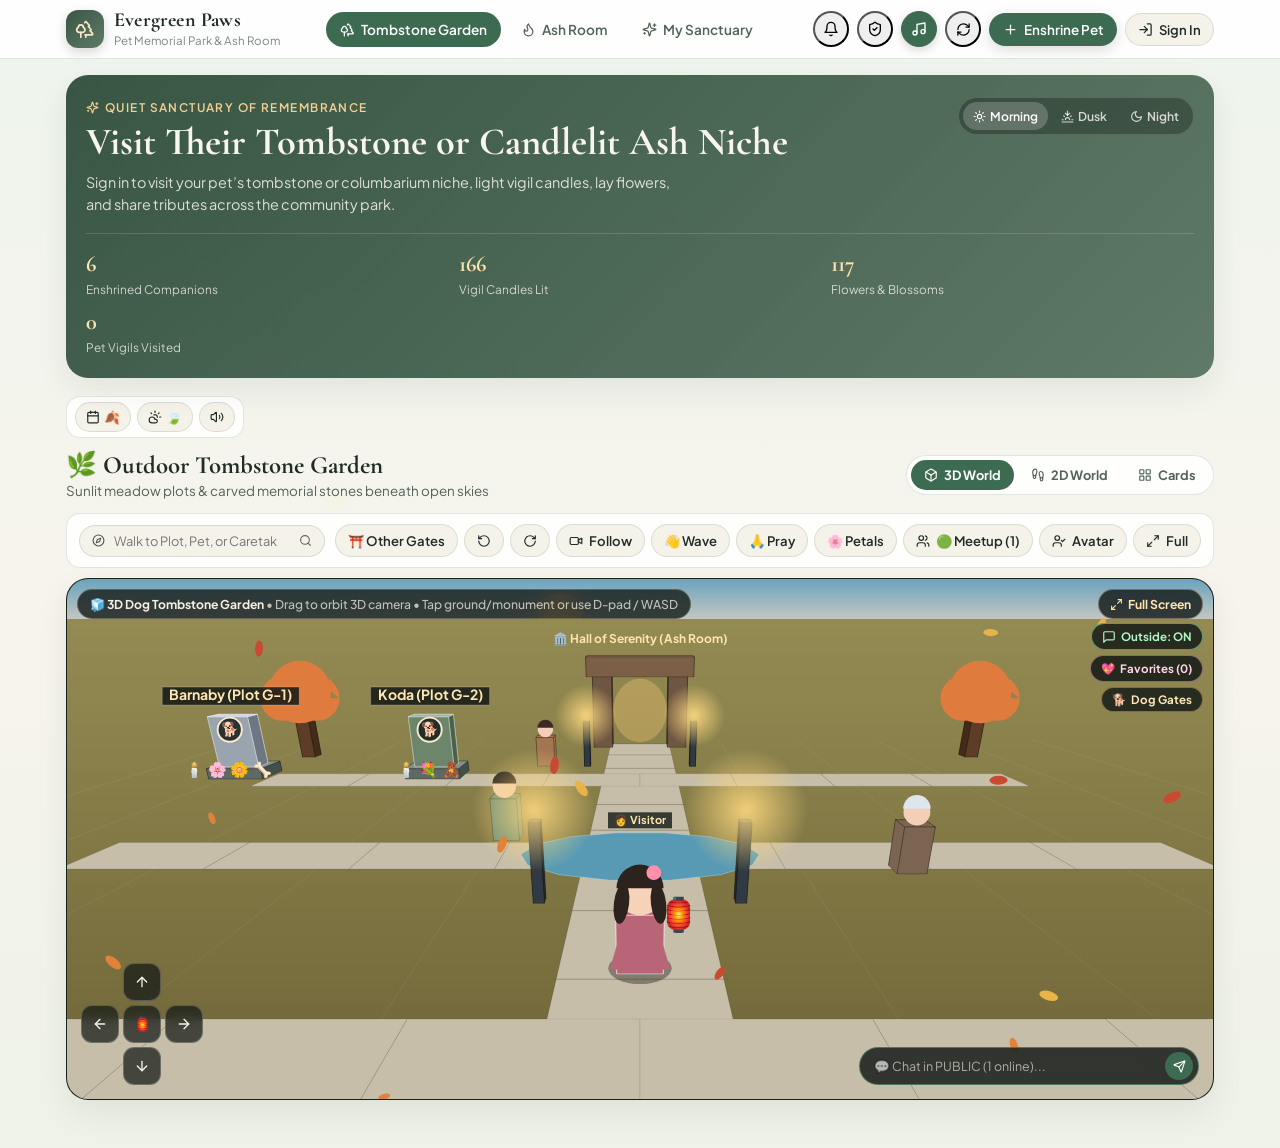
<file: index.html>
<!doctype html>
<html lang="en">
  <head>
    <meta charset="UTF-8" />
    <meta
      name="viewport"
      content="width=device-width, initial-scale=1.0, maximum-scale=1.0, user-scalable=no, viewport-fit=cover"
    />
    <meta name="theme-color" content="#1e2a24" />
    <meta http-equiv="Cache-Control" content="no-cache, no-store, must-revalidate" />
    <meta http-equiv="Pragma" content="no-cache" />
    <meta http-equiv="Expires" content="0" />
    <title>Evergreen Paws — Pet Memorial Park & Ash Room</title>
    <link rel="preconnect" href="https://fonts.googleapis.com" />
    <link rel="preconnect" href="https://fonts.gstatic.com" />
    <link
      href="https://fonts.googleapis.com/css2?family=Cormorant+Garamond:ital,wght@0,500;0,600;0,700;1,500&family=Plus+Jakarta+Sans:wght@400;500;600;700&display=swap"
      rel="stylesheet"
    />
    <script type="module" src="./assets/index-DLQyqX7d.js"></script>
    <link rel="stylesheet" href="./assets/index-pgCp030y.css">
  </head>
  <body>
    <div id="root"></div>
  </body>
</html>
</file>
<file: assets/index-pgCp030y.css>
:root{--font-serif: "Cormorant Garamond", Georgia, serif;--font-sans: "Plus Jakarta Sans", -apple-system, BlinkMacSystemFont, sans-serif;--radius-lg: 22px;--radius-md: 14px;--radius-sm: 10px}*{box-sizing:border-box}html,body{margin:0;padding:0;font-family:var(--font-sans);-webkit-font-smoothing:antialiased;overflow-x:hidden}button,input,textarea,select{font-family:inherit}.park-shell{min-height:100vh;position:relative;transition:background .5s ease,color .4s ease;padding-bottom:84px}.theme-morning{--bg-page: linear-gradient(180deg, #eef4ee 0%, #f7f4ec 55%, #eef2e8 100%);--bg-surface: rgba(255, 255, 255, .88);--bg-surface-strong: #ffffff;--bg-elevated: #f5f2ea;--bg-columbarium: linear-gradient(180deg, #2d241f 0%, #201915 100%);--text-primary: #1f2b24;--text-secondary: #536358;--text-muted: #7a887e;--border-soft: rgba(45, 70, 52, .13);--accent: #3d6b52;--accent-warm: #c2853c;--accent-soft: rgba(61, 107, 82, .12);--hero-bg: linear-gradient(135deg, rgba(45, 75, 58, .94), rgba(78, 108, 86, .9));--shadow-card: 0 12px 32px rgba(27, 45, 32, .08);--firefly-opacity: .25}.theme-dusk{--bg-page: linear-gradient(180deg, #2b2129 0%, #3a2a30 48%, #211d26 100%);--bg-surface: rgba(48, 37, 44, .88);--bg-surface-strong: #372a32;--bg-elevated: #42333b;--bg-columbarium: linear-gradient(180deg, #221714 0%, #150e0c 100%);--text-primary: #f8efe6;--text-secondary: #d7c3b8;--text-muted: #a69088;--border-soft: rgba(247, 198, 146, .18);--accent: #e5a05d;--accent-warm: #f3b56c;--accent-soft: rgba(229, 160, 93, .16);--hero-bg: linear-gradient(135deg, rgba(66, 39, 46, .95), rgba(114, 68, 59, .9));--shadow-card: 0 14px 36px rgba(10, 6, 8, .35);--firefly-opacity: .72}.theme-night{--bg-page: linear-gradient(180deg, #0d151d 0%, #131f26 52%, #0b1117 100%);--bg-surface: rgba(22, 33, 42, .88);--bg-surface-strong: #192630;--bg-elevated: #21313d;--bg-columbarium: linear-gradient(180deg, #161312 0%, #0d0b0a 100%);--text-primary: #eef4f7;--text-secondary: #b2c3ce;--text-muted: #7c919e;--border-soft: rgba(164, 206, 232, .15);--accent: #7ec4a7;--accent-warm: #f2be6b;--accent-soft: rgba(126, 196, 167, .14);--hero-bg: linear-gradient(135deg, rgba(16, 28, 36, .96), rgba(31, 52, 60, .92));--shadow-card: 0 16px 38px rgba(0, 0, 0, .45);--firefly-opacity: .95}.park-shell{background:var(--bg-page);color:var(--text-primary)}.ambient-layer{pointer-events:none;position:fixed;top:0;right:0;bottom:0;left:0;overflow:hidden;z-index:0;opacity:var(--firefly-opacity)}.firefly{position:absolute;width:6px;height:6px;border-radius:50%;background:radial-gradient(circle,#ffe49c,#ffe49c00 70%);box-shadow:0 0 12px 3px #ffd67a8c;animation:fireflyFloat 9s ease-in-out infinite}.firefly.f1{top:18%;left:12%;animation-delay:0s}.firefly.f2{top:34%;left:78%;animation-delay:1.8s}.firefly.f3{top:55%;left:26%;animation-delay:3.1s}.firefly.f4{top:72%;left:86%;animation-delay:4.5s}.firefly.f5{top:24%;left:52%;animation-delay:2.4s}.firefly.f6{top:82%;left:42%;animation-delay:5.7s}@keyframes fireflyFloat{0%,to{transform:translate(0) scale(.8);opacity:.35}50%{transform:translate(16px,-22px) scale(1.3);opacity:1}}@keyframes flameFlicker{0%,to{transform:scaleY(1) rotate(-2deg);opacity:.95}50%{transform:scaleY(1.12) rotate(2deg);opacity:1}}@keyframes smokeRise{0%{transform:translateY(0) translate(0) scale(.8);opacity:.65}50%{transform:translateY(-16px) translate(4px) scale(1.1);opacity:.4}to{transform:translateY(-32px) translate(-3px) scale(1.4);opacity:0}}@keyframes petalFall{0%{transform:translateY(-10px) rotate(0);opacity:0}20%{opacity:.85}to{transform:translateY(80px) rotate(120deg);opacity:0}}@keyframes bellRipple{0%{transform:scale(.95);opacity:.85}to{transform:scale(1.06);opacity:0}}.top-bar{position:sticky;top:0;z-index:30;backdrop-filter:blur(14px);-webkit-backdrop-filter:blur(14px);background:var(--bg-surface);border-bottom:1px solid var(--border-soft)}.top-bar-inner{max-width:1180px;margin:0 auto;padding:10px 16px;display:flex;align-items:center;justify-content:space-between;gap:10px}.brand-group{display:flex;align-items:center;gap:10px;min-width:0}.brand-crest{width:38px;height:38px;border-radius:12px;background:var(--hero-bg);color:#f9e8c8;display:grid;place-items:center;flex-shrink:0;box-shadow:0 4px 12px #00000029}.brand-title{font-family:var(--font-serif);font-size:1.25rem;font-weight:700;line-height:1.05;margin:0;letter-spacing:.01em}.brand-sub{font-size:.72rem;color:var(--text-muted);margin:2px 0 0}.top-actions{display:flex;align-items:center;gap:8px}.desktop-nav{display:none;gap:6px}@media (min-width: 860px){.desktop-nav{display:flex}.park-shell{padding-bottom:32px}}.nav-pill{border:1px solid transparent;background:transparent;color:var(--text-secondary);padding:8px 13px;border-radius:999px;font-size:.85rem;font-weight:600;display:inline-flex;align-items:center;gap:6px;cursor:pointer;transition:all .2s ease}.nav-pill:hover{background:var(--accent-soft);color:var(--text-primary)}.nav-pill.active{background:var(--accent);color:#fff}.btn-primary{background:var(--accent);color:#fff;border:none;border-radius:999px;padding:8px 14px;font-size:.84rem;font-weight:600;display:inline-flex;align-items:center;gap:6px;cursor:pointer;box-shadow:0 4px 14px #00000024;transition:transform .15s ease,opacity .2s ease}.btn-primary:hover{transform:translateY(-1px);opacity:.94}.btn-ghost{background:var(--bg-elevated);color:var(--text-primary);border:1px solid var(--border-soft);border-radius:999px;padding:7px 12px;font-size:.82rem;font-weight:600;display:inline-flex;align-items:center;gap:6px;cursor:pointer}.btn-ghost:hover{border-color:var(--accent)}.user-chip{display:inline-flex;align-items:center;gap:6px;background:var(--accent-soft);color:var(--text-primary);border:1px solid var(--border-soft);border-radius:999px;padding:5px 10px 5px 6px;font-size:.8rem;font-weight:600;cursor:pointer}.user-avatar-dot{width:24px;height:24px;border-radius:50%;background:var(--accent);color:#fff;display:grid;place-items:center;font-size:.72rem;font-weight:700}.main-content{position:relative;z-index:1;max-width:1180px;margin:0 auto;padding:16px}.hero-card{background:var(--hero-bg);color:#f8f5ef;border-radius:var(--radius-lg);padding:22px 20px;position:relative;overflow:hidden;box-shadow:var(--shadow-card);margin-bottom:18px}.hero-top{display:flex;flex-wrap:wrap;justify-content:space-between;align-items:flex-start;gap:14px}.hero-eyebrow{display:inline-flex;align-items:center;gap:6px;font-size:.74rem;text-transform:uppercase;letter-spacing:.12em;color:#f3cf94;font-weight:600;margin-bottom:6px}.hero-heading{font-family:var(--font-serif);font-size:clamp(1.7rem,4vw,2.4rem);font-weight:700;margin:0 0 8px;line-height:1.12}.hero-desc{margin:0;max-width:600px;font-size:.9rem;line-height:1.5;color:#f8f5efdb}.atmosphere-picker{display:inline-flex;background:#00000047;padding:4px;border-radius:999px;border:1px solid rgba(255,255,255,.14);gap:3px}.atm-btn{border:none;background:transparent;color:#ffffffc7;font-size:.76rem;font-weight:600;padding:6px 10px;border-radius:999px;cursor:pointer;display:inline-flex;align-items:center;gap:4px}.atm-btn.active{background:#fff3;color:#fff}.hero-stats{display:grid;grid-template-columns:repeat(3,minmax(0,1fr));gap:10px;margin-top:18px;padding-top:16px;border-top:1px solid rgba(255,255,255,.15)}.stat-item strong{display:block;font-family:var(--font-serif);font-size:1.4rem;color:#ffe2ad}.stat-item span{font-size:.74rem;color:#f8f5efc7}.controls-row{display:flex;flex-wrap:wrap;gap:10px;align-items:center;justify-content:space-between;margin-bottom:18px}.search-box{flex:1 1 230px;display:flex;align-items:center;gap:8px;background:var(--bg-surface-strong);border:1px solid var(--border-soft);border-radius:999px;padding:8px 14px;color:var(--text-muted)}.search-box input{border:none;outline:none;background:transparent;color:var(--text-primary);width:100%;font-size:.88rem}.species-chips{display:flex;gap:6px;overflow-x:auto;padding-bottom:2px}.chip{border:1px solid var(--border-soft);background:var(--bg-surface);color:var(--text-secondary);border-radius:999px;padding:6px 12px;font-size:.8rem;font-weight:600;cursor:pointer;white-space:nowrap}.chip.active{background:var(--accent);color:#fff;border-color:var(--accent)}.section-header{display:flex;align-items:center;justify-content:space-between;gap:12px;margin-bottom:14px}.section-title{font-family:var(--font-serif);font-size:1.55rem;font-weight:700;margin:0;display:flex;align-items:center;gap:8px}.section-subtitle{margin:2px 0 0;font-size:.84rem;color:var(--text-secondary)}.memorial-grid{display:grid;grid-template-columns:repeat(auto-fill,minmax(280px,1fr));gap:16px}.memorial-card{background:var(--bg-surface);border:1px solid var(--border-soft);border-radius:var(--radius-lg);overflow:hidden;box-shadow:var(--shadow-card);display:flex;flex-direction:column;transition:transform .2s ease,border-color .2s ease;cursor:pointer}.memorial-card:hover{transform:translateY(-3px);border-color:var(--accent)}.memorial-card.ash-card{background:var(--bg-columbarium);color:#f7efe4;border-color:#d4a85347}.memorial-card.ash-card .card-meta,.memorial-card.ash-card .card-epitaph{color:#f7efe4c7}.card-body{padding:14px 16px 16px;display:flex;flex-direction:column;gap:8px;flex:1}.card-top-row{display:flex;justify-content:space-between;align-items:flex-start;gap:8px}.card-pet-name{font-family:var(--font-serif);font-size:1.4rem;font-weight:700;margin:0;line-height:1.1}.card-meta{font-size:.78rem;color:var(--text-secondary);margin:3px 0 0}.location-badge{font-size:.72rem;font-weight:700;padding:4px 9px;border-radius:999px;background:var(--accent-soft);color:var(--accent);white-space:nowrap}.ash-card .location-badge{background:#d4a85333;color:#f3cf85}.owner-pill{display:inline-flex;align-items:center;gap:4px;font-size:.7rem;font-weight:700;padding:3px 8px;border-radius:999px;background:#c2853c33;color:#e4a853}.card-epitaph{font-family:var(--font-serif);font-style:italic;font-size:.98rem;line-height:1.38;color:var(--text-secondary);margin:2px 0;display:-webkit-box;-webkit-line-clamp:2;-webkit-box-orient:vertical;overflow:hidden}.card-footer{margin-top:auto;padding-top:10px;border-top:1px solid var(--border-soft);display:flex;justify-content:space-between;align-items:center;font-size:.78rem}.ash-card .card-footer{border-top-color:#ffffff1a}.ritual-counts{display:flex;gap:10px;color:var(--text-muted)}.ash-card .ritual-counts{color:#f7efe4b3}.visit-cta{font-weight:700;color:var(--accent);display:inline-flex;align-items:center;gap:4px}.ash-card .visit-cta{color:#f4c977}.monument-stage{position:relative;width:100%;overflow:hidden;display:flex;flex-direction:column;align-items:center;justify-content:flex-end}.monument-stage.compact{height:206px;padding:14px 12px 0}.monument-stage.full{height:300px;padding:20px 16px 0;border-radius:var(--radius-lg)}.stage-tombstone{background:linear-gradient(180deg,#87a796,#a5bea9 54%,#577856)}.theme-dusk .stage-tombstone{background:linear-gradient(180deg,#5c3f4a,#8e5f5a 55%,#374a38)}.theme-night .stage-tombstone{background:linear-gradient(180deg,#101e2b,#1d3240 58%,#1a3022)}.stage-stars{position:absolute;top:0;right:0;bottom:0;left:0;background-image:radial-gradient(1.5px 1.5px at 20% 22%,rgba(255,255,255,.8),transparent),radial-gradient(1.5px 1.5px at 74% 16%,rgba(255,240,195,.85),transparent),radial-gradient(1px 1px at 48% 12%,rgba(255,255,255,.7),transparent),radial-gradient(1.5px 1.5px at 85% 34%,rgba(255,255,255,.75),transparent);opacity:.65;pointer-events:none}.tombstone-stone{position:relative;z-index:2;width:148px;min-height:152px;padding:14px 12px 18px;display:flex;flex-direction:column;align-items:center;text-align:center;box-shadow:0 12px 24px #00000047;transition:transform .25s ease}.monument-stage.full .tombstone-stone{width:196px;min-height:214px;padding:18px 16px 22px}.stone-classic-granite{border-radius:74px 74px 8px 8px;background:linear-gradient(155deg,#cfd6dc,#98a2ac 55%,#737d87);border:2px solid rgba(255,255,255,.45);color:#1f2933}.stone-angel-wings{border-radius:84px 84px 10px 10px;background:linear-gradient(155deg,#fbf7ee,#e4dccb 65%,#cbc0aa);border:2px solid rgba(255,248,232,.8);color:#3a3126}.stone-rose-heart{border-radius:50% 50% 18px 18px/34% 34% 12px 12px;background:linear-gradient(155deg,#f9dfe5,#e5b2be 60%,#c68d9b);border:2px solid rgba(255,236,240,.75);color:#46232c}.stone-moss-celtic{border-radius:18px 18px 6px 6px;background:linear-gradient(155deg,#a7b8a3,#6f866d 60%,#4d624d);border:2px solid rgba(206,230,196,.48);color:#f2f7ef}.stone-portrait{width:56px;height:56px;border-radius:50%;object-fit:cover;border:3px solid rgba(255,255,255,.88);box-shadow:0 4px 10px #00000040;margin-bottom:6px}.monument-stage.full .stone-portrait{width:78px;height:78px;margin-bottom:10px}.stone-name{font-family:var(--font-serif);font-weight:700;font-size:1.05rem;line-height:1.05}.monument-stage.full .stone-name{font-size:1.35rem}.stone-years{font-size:.66rem;opacity:.82;margin-top:2px;letter-spacing:.04em}.meadow-base{position:relative;z-index:3;width:100%;height:32px;background:linear-gradient(180deg,#4b7049,#345233);border-top:2px solid rgba(173,214,152,.35);display:flex;align-items:center;justify-content:center;gap:8px;padding:0 12px}.monument-stage.full .meadow-base{height:44px;gap:12px}.stage-ash-room{background:radial-gradient(circle at 50% 18%,#ffce8047,#2b1f1a 52%,#17100e);box-shadow:inset 0 0 40px #000000a6}.niche-alcove{position:relative;z-index:2;width:82%;max-width:240px;height:168px;background:linear-gradient(180deg,#3c2b23,#241914);border:4px solid #72543f;border-bottom:none;border-radius:16px 16px 0 0;box-shadow:inset 0 16px 28px #ffc67029,0 12px 28px #00000080;display:flex;flex-direction:column;align-items:center;justify-content:flex-end;padding:10px 10px 8px}.monument-stage.full .niche-alcove{max-width:310px;height:242px;padding:14px 16px 10px}.niche-spotlight{position:absolute;top:0;left:50%;transform:translate(-50%);width:70%;height:75%;background:radial-gradient(ellipse at top,rgba(255,214,140,.34),transparent 72%);pointer-events:none}.niche-row{position:relative;z-index:2;display:flex;flex-direction:column;align-items:center;justify-content:center;gap:6px;width:100%}.niche-frame{width:54px;height:54px;border-radius:50%;padding:2.5px;background:linear-gradient(135deg,#f3d287,#8a6432);box-shadow:0 4px 12px #00000073}.monument-stage.full .niche-frame{width:78px;height:78px}.niche-frame img{width:100%;height:100%;object-fit:cover;border-radius:50%;display:block}.urn-svg{width:44px;height:60px;filter:drop-shadow(0 6px 10px rgba(0,0,0,.45))}.monument-stage.full .urn-svg{width:78px;height:112px}.niche-plaque{margin-top:6px;background:linear-gradient(90deg,#b88e46,#e5c37a,#b88e46);color:#291c0b;font-size:.68rem;font-weight:800;letter-spacing:.06em;padding:2px 10px;border-radius:4px;text-transform:uppercase}.niche-shelf{position:relative;z-index:3;width:100%;height:30px;background:linear-gradient(180deg,#5e4230,#3d2a1e);border-top:2px solid #967252;display:flex;align-items:center;justify-content:center;gap:10px}.monument-stage.full .niche-shelf{height:42px;gap:14px}.offering-token{position:relative;display:inline-flex;align-items:center;justify-content:center;font-size:1.05rem;filter:drop-shadow(0 2px 4px rgba(0,0,0,.4))}.monument-stage.full .offering-token{font-size:1.35rem}.candle-glow{position:relative}.candle-glow:before{content:"";position:absolute;top:-4px;left:50%;transform:translate(-50%);width:18px;height:18px;border-radius:50%;background:radial-gradient(circle,rgba(255,200,90,.85),transparent 70%);animation:flameFlicker 1.4s ease-in-out infinite;pointer-events:none}.incense-smoke:after{content:"〰";position:absolute;top:-14px;left:50%;font-size:.75rem;color:#ebf2f5b8;animation:smokeRise 2.8s ease-out infinite;pointer-events:none}.modal-backdrop{position:fixed;top:0;right:0;bottom:0;left:0;z-index:95;background:#080c0eb8;-webkit-backdrop-filter:blur(6px);backdrop-filter:blur(6px);display:flex;align-items:center;justify-content:center;padding:12px}.modal-panel{width:100%;max-width:720px;max-height:92vh;overflow-y:auto;background:var(--bg-surface-strong);color:var(--text-primary);border:1px solid var(--border-soft);border-radius:var(--radius-lg);box-shadow:0 24px 60px #00000073;padding:18px;position:relative}.modal-panel.narrow{max-width:460px}.modal-header{display:flex;justify-content:space-between;align-items:flex-start;gap:12px;margin-bottom:14px}.modal-close{width:34px;height:34px;border-radius:50%;border:1px solid var(--border-soft);background:var(--bg-elevated);color:var(--text-primary);display:grid;place-items:center;cursor:pointer;flex-shrink:0}.ritual-bar{display:grid;grid-template-columns:repeat(2,minmax(0,1fr));gap:8px;margin:14px 0}@media (min-width: 600px){.ritual-bar{grid-template-columns:repeat(4,minmax(0,1fr))}}.ritual-btn{border:1px solid var(--border-soft);background:var(--bg-elevated);color:var(--text-primary);border-radius:var(--radius-md);padding:10px 8px;font-size:.8rem;font-weight:600;display:flex;flex-direction:column;align-items:center;gap:4px;cursor:pointer;transition:all .15s ease}.ritual-btn:hover{border-color:var(--accent-warm);transform:translateY(-1px)}.ritual-btn.active{border-color:var(--accent);background:var(--accent-soft)}.picker-popover{background:var(--bg-elevated);border:1px solid var(--border-soft);border-radius:var(--radius-md);padding:10px;margin-bottom:12px;display:flex;flex-wrap:wrap;gap:8px}.picker-item{border:1px solid var(--border-soft);background:var(--bg-surface-strong);color:var(--text-primary);border-radius:999px;padding:6px 12px;font-size:.8rem;font-weight:600;cursor:pointer}.picker-item:hover{border-color:var(--accent)}.blessing-banner{background:var(--accent-soft);border:1px solid var(--accent);color:var(--text-primary);border-radius:var(--radius-md);padding:10px 12px;font-size:.85rem;font-weight:600;display:flex;align-items:center;gap:8px;margin-bottom:12px}.modal-tabs{display:flex;gap:6px;overflow-x:auto;border-bottom:1px solid var(--border-soft);padding-bottom:8px;margin-bottom:14px}.modal-tab{border:none;background:transparent;color:var(--text-secondary);font-size:.83rem;font-weight:600;padding:7px 12px;border-radius:999px;cursor:pointer;white-space:nowrap}.modal-tab.active{background:var(--accent);color:#fff}.trait-row{display:flex;flex-wrap:wrap;gap:6px;margin:8px 0 12px}.trait-tag{font-size:.74rem;font-weight:600;padding:4px 10px;border-radius:999px;background:var(--bg-elevated);border:1px solid var(--border-soft)}.log-list{display:flex;flex-direction:column;gap:8px}.log-item{background:var(--bg-elevated);border:1px solid var(--border-soft);border-radius:var(--radius-sm);padding:10px 12px;display:flex;justify-content:space-between;align-items:flex-start;gap:10px;font-size:.84rem}.memories-grid{display:grid;grid-template-columns:repeat(auto-fill,minmax(180px,1fr));gap:10px}.memory-card{background:var(--bg-elevated);border:1px solid var(--border-soft);border-radius:var(--radius-md);overflow:hidden}.memory-card img{width:100%;height:140px;object-fit:cover;display:block}.memory-caption{padding:8px 10px;font-size:.78rem;color:var(--text-secondary)}.form-grid{display:grid;gap:12px}.form-row-2{display:grid;grid-template-columns:1fr 1fr;gap:10px}@media (max-width: 520px){.form-row-2{grid-template-columns:1fr}}.field-label{display:block;font-size:.78rem;font-weight:700;color:var(--text-secondary);margin-bottom:5px}.input-control{width:100%;background:var(--bg-elevated);color:var(--text-primary);border:1px solid var(--border-soft);border-radius:var(--radius-sm);padding:9px 11px;font-size:.88rem;outline:none}.input-control:focus{border-color:var(--accent)}.style-grid{display:grid;grid-template-columns:repeat(2,minmax(0,1fr));gap:8px}.style-option{border:1px solid var(--border-soft);background:var(--bg-elevated);color:var(--text-primary);border-radius:var(--radius-sm);padding:9px 10px;text-align:left;cursor:pointer}.style-option.active{border-color:var(--accent);background:var(--accent-soft)}.preset-thumbs{display:flex;gap:8px;overflow-x:auto;padding:4px 0}.preset-thumb{width:56px;height:56px;border-radius:12px;overflow:hidden;border:2px solid transparent;padding:0;cursor:pointer;flex-shrink:0}.preset-thumb.active{border-color:var(--accent)}.preset-thumb img{width:100%;height:100%;object-fit:cover;display:block}.mobile-bottom-nav{position:fixed;bottom:0;left:0;right:0;z-index:40;background:var(--bg-surface-strong);border-top:1px solid var(--border-soft);display:grid;grid-template-columns:repeat(3,1fr);padding:6px 8px calc(6px + env(safe-area-inset-bottom))}@media (min-width: 860px){.mobile-bottom-nav{display:none}}.mobile-nav-btn{border:none;background:transparent;color:var(--text-muted);display:flex;flex-direction:column;align-items:center;gap:3px;font-size:.7rem;font-weight:700;padding:6px 4px;border-radius:12px;cursor:pointer}.mobile-nav-btn.active{color:var(--accent);background:var(--accent-soft)}.empty-state{background:var(--bg-surface);border:1px dashed var(--border-soft);border-radius:var(--radius-lg);padding:36px 20px;text-align:center;color:var(--text-secondary)}.view-mode-switch{display:inline-flex;background:var(--bg-surface);border:1px solid var(--border-soft);border-radius:999px;padding:4px;gap:4px}.view-mode-btn{border:none;background:transparent;color:var(--text-secondary);font-size:.8rem;font-weight:700;padding:7px 13px;border-radius:999px;cursor:pointer;display:inline-flex;align-items:center;gap:6px}.view-mode-btn.active{background:var(--accent);color:#fff}.world-container{display:flex;flex-direction:column;gap:10px}.world-hud-top{display:flex;flex-wrap:wrap;justify-content:space-between;align-items:center;gap:10px;background:var(--bg-surface);border:1px solid var(--border-soft);border-radius:var(--radius-md);padding:10px 12px}.world-quick-pets{display:flex;align-items:center;gap:6px;overflow-x:auto;max-width:100%;padding-bottom:2px}.quick-pets-label{display:inline-flex;align-items:center;gap:4px;font-size:.76rem;font-weight:700;color:var(--text-muted);white-space:nowrap}.quick-pet-chip{border:1px solid var(--border-soft);background:var(--bg-elevated);color:var(--text-primary);border-radius:999px;padding:5px 10px;font-size:.77rem;font-weight:600;display:inline-flex;align-items:center;gap:4px;cursor:pointer;white-space:nowrap}.quick-pet-chip.active{border-color:var(--accent-warm);background:var(--accent-soft)}.world-canvas-wrap{position:relative;border-radius:var(--radius-lg);overflow:hidden;border:1px solid var(--border-soft);box-shadow:var(--shadow-card);background:#141c18}.world-canvas{width:100%;height:520px;display:block;cursor:pointer;touch-action:none}@media (max-width: 600px){.world-canvas{height:450px}.world-hint-text{display:none}}.world-room-pill{position:absolute;top:10px;left:10px;right:10px;width:fit-content;max-width:calc(100% - 20px);background:#101614c7;-webkit-backdrop-filter:blur(8px);backdrop-filter:blur(8px);color:#f6efe2;border:1px solid rgba(255,226,170,.25);border-radius:999px;padding:6px 12px;font-size:.76rem;font-weight:700;pointer-events:none}.world-hint-text{font-weight:500;color:#f6efe2bd}.world-toast{position:absolute;top:48px;left:50%;transform:translate(-50%);background:#18241eeb;color:#ffe3a8;border:1px solid rgba(255,214,130,.45);border-radius:999px;padding:6px 14px;font-size:.8rem;font-weight:600;display:inline-flex;align-items:center;gap:6px;pointer-events:none;z-index:10}.world-portal-prompt{position:absolute;bottom:62px;left:50%;transform:translate(-50%);z-index:18}.world-dpad{position:absolute;bottom:14px;left:14px;display:grid;grid-template-columns:repeat(3,38px);grid-template-rows:repeat(3,38px);gap:4px;z-index:12;user-select:none;-webkit-user-select:none}.dpad-btn{width:38px;height:38px;border-radius:11px;border:1px solid rgba(255,255,255,.22);background:#121816b8;-webkit-backdrop-filter:blur(6px);backdrop-filter:blur(6px);color:#f8f2e6;display:grid;place-items:center;cursor:pointer;padding:0;touch-action:manipulation}.dpad-btn:active{background:var(--accent);transform:scale(.95)}.dpad-btn.center{font-size:.95rem}.world-proximity-card{position:absolute;bottom:14px;right:14px;left:148px;max-width:520px;margin-left:auto;background:#141b19eb;-webkit-backdrop-filter:blur(10px);backdrop-filter:blur(10px);color:#f6efe4;border:1px solid rgba(255,216,138,.45);border-radius:16px;padding:10px 12px;display:flex;gap:10px;align-items:center;box-shadow:0 12px 28px #00000073;z-index:15}@media (max-width: 640px){.world-proximity-card{left:10px;right:10px;bottom:144px}}.proximity-pet-photo{width:54px;height:54px;border-radius:12px;object-fit:cover;border:2px solid rgba(255,216,138,.6);flex-shrink:0}.proximity-info{flex:1;min-width:0}.proximity-title-row{display:flex;align-items:center;justify-content:space-between;gap:6px}.proximity-epitaph{margin:3px 0 8px;font-family:var(--font-serif);font-style:italic;font-size:.88rem;color:#f6efe4d1;white-space:nowrap;overflow:hidden;text-overflow:ellipsis}.proximity-actions{display:flex;flex-wrap:wrap;gap:6px}.proximity-actions .btn-ghost{background:#ffffff1a;color:#f8f2e6;border-color:#fff3;padding:5px 9px;font-size:.74rem}.proximity-actions .btn-primary{padding:5px 11px;font-size:.75rem}.world-avatar-drawer{position:absolute;top:12px;right:12px;width:min(310px,calc(100% - 24px));background:var(--bg-surface-strong);color:var(--text-primary);border:1px solid var(--border-soft);border-radius:16px;padding:12px 14px;box-shadow:var(--shadow-card);z-index:20}.world-container.is-fullscreen{position:fixed;top:0;right:0;bottom:0;left:0;z-index:55;background:#0e1512;padding:0;margin:0;width:100vw;height:100dvh;display:flex;flex-direction:column;gap:0}.world-container.is-fullscreen .world-hud-top{border-radius:0;border-left:none;border-right:none;border-top:none;background:#101614f0;color:#f6efe2}.world-container.is-fullscreen .world-hud-top .btn-ghost{background:#ffffff14;color:#f6efe2;border-color:#ffffff2e}.world-container.is-fullscreen .world-canvas-wrap{flex:1;border-radius:0;border:none;height:100%}.world-container.is-fullscreen .world-canvas{height:100%!important}.world-fs-floating-btn{position:absolute;top:10px;right:10px;z-index:14;border:1px solid rgba(255,226,170,.35);background:#101614cc;-webkit-backdrop-filter:blur(8px);backdrop-filter:blur(8px);color:#ffe5ad;border-radius:999px;padding:6px 11px;font-size:.76rem;font-weight:700;display:inline-flex;align-items:center;gap:5px;cursor:pointer}.world-fs-floating-btn:hover{background:#202e28eb}.world-outside-chat-btn{position:absolute;top:44px;right:10px;z-index:14;border:1px solid rgba(255,255,255,.24);background:#101614d1;-webkit-backdrop-filter:blur(8px);backdrop-filter:blur(8px);color:#e6efe8;border-radius:999px;padding:5px 10px;font-size:.72rem;font-weight:700;display:inline-flex;align-items:center;gap:5px;cursor:pointer}.world-outside-chat-btn.is-on{border-color:#82f5af8c;color:#aef5c8}.world-outside-chat-btn.is-off{border-color:#f078788c;color:#f4b2b2}.world-favorites-btn{position:absolute;top:76px;right:10px;z-index:14;border:1px solid rgba(255,190,215,.45);background:#101614d6;-webkit-backdrop-filter:blur(8px);backdrop-filter:blur(8px);color:#ffd7e6;border-radius:999px;padding:5px 10px;font-size:.72rem;font-weight:700;display:inline-flex;align-items:center;gap:5px;cursor:pointer}.world-favorites-btn.active{background:#b84a76e6;border-color:#ffd57e;color:#fff}.world-gate-readonly-pill{position:absolute;top:108px;right:10px;z-index:14;border:1px solid rgba(255,213,126,.4);background:#101614cc;-webkit-backdrop-filter:blur(8px);backdrop-filter:blur(8px);color:#ffe7b8;border-radius:999px;padding:4px 10px;font-size:.72rem;font-weight:700;display:inline-flex;align-items:center;gap:5px;pointer-events:auto;cursor:default;-webkit-user-select:none;user-select:none}.world-chat-preview-3rows{position:absolute;bottom:54px;left:146px;right:14px;max-width:340px;margin-left:auto;display:flex;flex-direction:column;gap:3px;background:#0e1412ad;-webkit-backdrop-filter:blur(6px);backdrop-filter:blur(6px);border:1px solid rgba(255,255,255,.14);border-radius:11px;padding:6px 9px;z-index:12;pointer-events:none}.world-chat-preview-row{font-size:.72rem;line-height:1.3;color:#f4f1ea;overflow:hidden;text-overflow:ellipsis;white-space:nowrap}@keyframes inviteBlinkPulse{0%,to{border-color:#ffd57ef2;box-shadow:0 0 14px #ffd57e73;background:#1a241ef0}50%{border-color:#82f5aff2;box-shadow:0 0 18px #82f5af8c;background:#263022f5}}.world-group-invite-banner{position:absolute;top:84px;left:10px;z-index:16;width:min(270px,calc(100% - 20px));padding:9px 11px;border-radius:12px;border:2px solid rgba(255,213,126,.9);color:#fff8eb;-webkit-backdrop-filter:blur(8px);backdrop-filter:blur(8px);animation:inviteBlinkPulse 1.15s ease-in-out infinite;display:flex;flex-direction:column;gap:6px}.notif-bell-btn.has-invite{border-color:#ffd57e;animation:inviteBlinkPulse 1.2s ease-in-out infinite}.world-nearby-note{position:absolute;bottom:62px;left:50%;transform:translate(-50%);z-index:14;border:1.5px solid #ffd57e;background:#121a18eb;-webkit-backdrop-filter:blur(8px);backdrop-filter:blur(8px);color:#fff3d6;border-radius:999px;padding:7px 14px 7px 8px;display:inline-flex;align-items:center;gap:8px;font-size:.8rem;font-weight:700;cursor:pointer;box-shadow:0 8px 24px #00000073;max-width:calc(100% - 170px);animation:notePulse 2.2s ease-in-out infinite}@media (max-width: 640px){.world-nearby-note{left:auto;right:10px;bottom:60px;transform:none;max-width:calc(100% - 150px)}}@keyframes notePulse{0%,to{box-shadow:0 0 #ffd57e73,0 8px 24px #00000073}50%{box-shadow:0 0 0 6px #ffd57e00,0 8px 24px #00000073}}.world-nearby-note img{width:26px;height:26px;border-radius:50%;object-fit:cover;border:1.5px solid #ffd57e;flex-shrink:0}.world-nearby-note span{white-space:nowrap;overflow:hidden;text-overflow:ellipsis}.world-proximity-card{align-items:flex-start;padding:12px 36px 12px 12px}.vigil-close-btn{position:absolute;top:8px;right:8px;width:26px;height:26px;border-radius:50%;border:1px solid rgba(255,255,255,.22);background:#ffffff1a;color:#f8f2e6;display:grid;place-items:center;cursor:pointer}.vigil-close-btn:hover{background:#ffffff38}.vigil-latest-msg{background:#ffffff14;border-left:2.5px solid #ffd57e;border-radius:0 8px 8px 0;padding:5px 8px;font-size:.75rem;color:#f8f2e6e6;margin-bottom:7px;line-height:1.35}.vigil-message-form{display:flex;gap:6px;margin-bottom:8px}.vigil-message-form input{flex:1;min-width:0;background:#ffffff1a;color:#fff;border:1px solid rgba(255,255,255,.22);border-radius:999px;padding:6px 11px;font-size:.76rem;outline:none}.vigil-message-form input::placeholder{color:#f8f2e699}.vigil-message-form input:focus{border-color:#ffd57e}.message-popup-backdrop{position:fixed;top:0;right:0;bottom:0;left:0;z-index:80;background:#080c0eb8;-webkit-backdrop-filter:blur(6px);backdrop-filter:blur(6px);display:flex;align-items:center;justify-content:center;padding:14px}.message-popup-box{width:100%;max-width:440px;background:var(--bg-surface-strong);color:var(--text-primary);border:1px solid var(--border-soft);border-radius:var(--radius-lg);padding:16px;box-shadow:0 24px 60px #0000008c}.emoticon-bar{display:flex;flex-wrap:wrap;gap:6px;background:var(--bg-elevated);border:1px solid var(--border-soft);border-radius:var(--radius-md);padding:8px;margin-bottom:10px}.emoticon-btn{border:1px solid transparent;background:var(--bg-surface);border-radius:10px;padding:5px 8px;font-size:1.15rem;line-height:1;cursor:pointer;transition:transform .12s ease,border-color .15s ease}.emoticon-btn:hover{transform:scale(1.12);border-color:var(--accent)}.message-textarea{white-space:pre-wrap;overflow-wrap:break-word;word-break:break-word;resize:vertical;line-height:1.5;min-height:96px}.env-weather-bar{display:flex;flex-direction:column;gap:8px;background:var(--bg-surface);border:1px solid var(--border-soft);border-radius:var(--radius-md);padding:6px 10px;margin-bottom:12px}.env-weather-bar.is-collapsed{width:fit-content;max-width:100%;padding:5px 8px}.env-icon-trigger-row{display:flex;align-items:center;gap:6px}.env-icon-trigger{border:1px solid var(--border-soft);background:var(--bg-elevated);color:var(--text-primary);border-radius:999px;padding:5px 10px;min-height:30px;display:inline-flex;align-items:center;justify-content:center;gap:4px;font-size:.8rem;font-weight:700;cursor:pointer}.env-icon-trigger.active{background:var(--accent);color:#fff;border-color:var(--accent)}.env-icon-close{margin-left:auto;border:1px solid var(--border-soft);background:transparent;color:var(--text-muted);border-radius:50%;width:26px;height:26px;display:grid;place-items:center;cursor:pointer;padding:0}.env-dropdown-panel{padding-top:6px;border-top:1px dashed var(--border-soft)}.env-group{display:flex;flex-wrap:wrap;align-items:center;gap:5px}.env-label{font-size:.74rem;font-weight:700;color:var(--text-muted);margin-right:2px}.env-pill{border:1px solid var(--border-soft);background:var(--bg-elevated);color:var(--text-secondary);border-radius:999px;padding:5px 10px;font-size:.76rem;font-weight:600;cursor:pointer;display:inline-flex;align-items:center;gap:4px}.env-pill.active{background:var(--accent);color:#fff;border-color:var(--accent)}.volume-mixer-row{width:100%;display:flex;flex-wrap:wrap;align-items:center;gap:8px;padding-top:6px;border-top:1px dashed var(--border-soft)}.volume-slider-item{display:inline-flex;align-items:center;gap:5px;background:var(--bg-elevated);border:1px solid var(--border-soft);border-radius:999px;padding:3px 9px;font-size:.72rem;color:var(--text-secondary)}.volume-slider-item input[type=range]{width:68px;accent-color:var(--accent);cursor:pointer}.volume-slider-label{font-weight:600;white-space:nowrap}.volume-slider-pct{min-width:29px;text-align:right;font-variant-numeric:tabular-nums;font-weight:700;color:var(--text-primary)}.armtip-notif{background:#783e12f0;border:1.5px solid #ffd57e;color:#fff6dc;border-radius:12px;padding:8px 12px;font-size:.78rem;font-weight:700;line-height:1.35;margin-bottom:8px;box-shadow:0 6px 18px #00000059;animation:armtipPop .22s ease-out}@keyframes armtipPop{0%{transform:translateY(4px) scale(.97);opacity:0}to{transform:translateY(0) scale(1);opacity:1}}.btn-given-today{opacity:.78;border-color:#ffd57e73!important}.top-music-btn{width:36px;height:36px;border-radius:50%;padding:0;display:inline-flex;align-items:center;justify-content:center;flex-shrink:0;cursor:pointer;transition:all .2s ease}.top-music-btn.is-on{background:var(--accent);color:#fff;border:1px solid var(--accent);box-shadow:0 3px 10px #00000029}.top-music-btn.is-off{background:var(--bg-elevated);color:var(--text-muted);border:1px solid var(--border-soft)}.music-icon-wrap{position:relative;display:inline-flex;align-items:center;justify-content:center;width:18px;height:18px}.music-slash{position:absolute;width:20px;height:2.2px;background:#e05252;border-radius:2px;transform:rotate(-45deg);box-shadow:0 0 0 1.5px var(--bg-elevated);pointer-events:none}.notif-bell-btn{position:relative}.notif-badge{position:absolute;top:-4px;right:-4px;min-width:17px;height:17px;padding:0 4px;border-radius:999px;background:#e05252;color:#fff;font-size:.65rem;font-weight:800;display:grid;place-items:center;border:1.5px solid var(--bg-surface)}@media (max-width: 600px){.top-bar-inner{padding:8px 12px;gap:8px;flex-wrap:wrap}.brand-crest{width:30px;height:30px;border-radius:9px}.brand-title{font-size:.98rem;white-space:nowrap}.brand-sub{display:none}.top-actions{gap:5px;flex-wrap:wrap;flex-shrink:1;justify-content:flex-end;margin-left:auto}.top-actions .btn-primary,.top-actions .btn-ghost{padding:5px 9px;font-size:.74rem}}.btn-ghost.active{background:var(--accent);color:#fff;border-color:var(--accent)}.world-chat-bar{position:absolute;bottom:14px;left:146px;right:14px;max-width:340px;margin-left:auto;display:flex;align-items:center;gap:6px;background:#101614d1;-webkit-backdrop-filter:blur(8px);backdrop-filter:blur(8px);border:1px solid rgba(130,245,175,.35);border-radius:999px;padding:4px 5px 4px 12px;z-index:13}.world-chat-bar input{flex:1;min-width:0;border:none;outline:none;background:transparent;color:#fff;font-size:.78rem}.world-chat-bar input::placeholder{color:#f6efe2a6}.world-chat-send{width:28px;height:28px;border-radius:50%;border:none;background:var(--accent);color:#fff;display:grid;place-items:center;cursor:pointer;flex-shrink:0}.mp-drawer{position:absolute;top:12px;right:12px;width:min(330px,calc(100% - 24px));max-height:calc(100% - 24px);overflow-y:auto;background:var(--bg-surface-strong);color:var(--text-primary);border:1px solid var(--border-soft);border-radius:16px;padding:12px 14px;box-shadow:var(--shadow-card);z-index:22}.mp-status-badge{font-size:.7rem;font-weight:700;padding:2px 8px;border-radius:999px;background:var(--bg-elevated);border:1px solid var(--border-soft)}.mp-status-badge.is-live{border-color:#6ee7a373}.mp-inline-form{display:flex;gap:5px;align-items:center}.mp-visitors-list{display:flex;flex-direction:column;gap:5px;max-height:120px;overflow-y:auto}.mp-visitor-row{display:flex;align-items:center;justify-content:space-between;gap:8px;background:var(--bg-elevated);border:1px solid var(--border-soft);border-radius:10px;padding:5px 8px;font-size:.78rem}.mp-visitor-row.is-self{border-color:#6ee7a366}.mp-cloak-dot{width:10px;height:10px;border-radius:50%;flex-shrink:0;border:1px solid rgba(255,255,255,.5)}.mp-room-tag{font-size:.7rem;color:var(--text-secondary)}.mp-chat-feed{background:var(--bg-elevated);border:1px solid var(--border-soft);border-radius:10px;padding:7px 9px;max-height:110px;overflow-y:auto;display:flex;flex-direction:column;gap:4px}.mp-chat-line{font-size:.76rem;line-height:1.35;word-break:break-word}.walk-search-wrap{position:relative;flex:1 1 240px;max-width:340px}.walk-search-box{display:flex;align-items:center;gap:7px;background:var(--bg-elevated);border:1px solid var(--border-soft);border-radius:999px;padding:6px 12px;color:var(--text-primary)}.walk-search-box input{border:none;outline:none;background:transparent;color:var(--text-primary);font-size:.8rem;width:100%;min-width:0}.walk-search-dropdown{position:absolute;top:calc(100% + 6px);left:0;right:0;background:var(--bg-surface-strong);border:1px solid var(--border-soft);border-radius:14px;box-shadow:var(--shadow-card);max-height:240px;overflow-y:auto;z-index:40;padding:6px;display:flex;flex-direction:column;gap:4px}.walk-search-item{border:1px solid transparent;background:var(--bg-elevated);color:var(--text-primary);border-radius:10px;padding:7px 10px;text-align:left;cursor:pointer;display:flex;flex-direction:column;gap:2px}.walk-search-item:hover,.walk-search-item.active{border-color:var(--accent)}.walk-search-main{display:flex;align-items:center;gap:6px;font-size:.82rem}.walk-search-code{margin-left:auto;font-size:.72rem;font-weight:700;color:var(--accent)}.walk-search-sub{font-size:.72rem;color:var(--text-muted)}.walk-search-empty{padding:10px;text-align:center;font-size:.78rem;color:var(--text-muted)}.world-hud-actions{display:flex;gap:6px;flex-wrap:wrap}body.world-is-fullscreen .main-content{z-index:auto!important}body.world-is-fullscreen .mobile-bottom-nav,body.world-is-fullscreen .top-bar{display:none!important}body.is-mobile-hud,body.is-mobile-hud *,body.is-apk-app,body.is-apk-app *{-webkit-tap-highlight-color:transparent!important;tap-highlight-color:transparent!important}body.is-mobile-hud .world-canvas,body.is-mobile-hud .world-canvas-wrap,body.is-apk-app .world-canvas,body.is-apk-app .world-canvas-wrap{cursor:default!important;outline:none!important;-webkit-user-select:none;user-select:none;-webkit-touch-callout:none}body.is-mobile-hud .top-bar-inner{padding:6px 10px;gap:6px;flex-wrap:wrap}body.is-mobile-hud .brand-group{gap:6px;flex:1 1 auto;min-width:120px}body.is-mobile-hud .brand-crest{width:28px;height:28px;border-radius:8px}body.is-mobile-hud .brand-title{font-size:.94rem;white-space:nowrap}body.is-mobile-hud .brand-sub{display:none}body.is-mobile-hud .top-actions{gap:5px;flex-wrap:wrap;flex-shrink:1;justify-content:flex-end;max-width:100%;margin-left:auto}body.is-mobile-hud .top-actions .top-music-btn{width:30px;height:30px;padding:0;flex-shrink:0}body.is-mobile-hud .top-actions .btn-primary,body.is-mobile-hud .top-actions .btn-ghost,body.is-mobile-hud .top-actions .user-chip{padding:5px 9px;font-size:.73rem;white-space:nowrap;flex-shrink:0}body.is-mobile-hud .world-hud-top{padding:6px 8px;gap:5px;flex-direction:column;align-items:stretch}body.is-mobile-hud .world-hud-top .walk-search-wrap{flex:0 0 auto!important;width:100%;max-width:100%}body.is-mobile-hud .walk-search-box{padding:4px 9px;min-height:30px}body.is-mobile-hud .walk-search-box input{font-size:.76rem}body.is-mobile-hud .world-hud-actions{flex-wrap:wrap;overflow:visible;gap:5px}body.is-mobile-hud .world-hud-actions .btn-ghost{padding:4px 8px;font-size:.72rem;white-space:nowrap;flex-shrink:0}.world-fullscene-menu-overlay{position:absolute;top:8px;left:8px;right:112px;z-index:20;display:flex;flex-direction:column;gap:6px;pointer-events:none}body.is-mobile-hud .world-fullscene-menu-overlay{right:56px}.world-fullscene-bar-row{display:flex;align-items:center;gap:6px;pointer-events:auto;max-width:560px}.world-fullscene-bar-row .walk-search-wrap{flex:1 1 auto!important;min-width:0;max-width:none}.world-fullscene-bar-row .walk-search-box{background:#101614db;border-color:#ffe2aa57;color:#f6efe2}.world-fullscene-bar-row .walk-search-box input{color:#f6efe2}.world-fullmenu-toggle-btn{border:1px solid rgba(255,226,170,.42);background:#101614db;-webkit-backdrop-filter:blur(8px);backdrop-filter:blur(8px);color:#ffe8ba;border-radius:999px;padding:6px 11px;font-size:.76rem;font-weight:700;display:inline-flex;align-items:center;gap:5px;cursor:pointer;white-space:nowrap;flex-shrink:0}.world-fullmenu-toggle-btn.active{background:var(--accent);color:#fff;border-color:var(--accent)}.world-fullscene-drawer{pointer-events:auto;background:#0e1412eb;-webkit-backdrop-filter:blur(10px);backdrop-filter:blur(10px);border:1px solid rgba(255,226,170,.3);border-radius:14px;padding:8px;max-width:540px;box-shadow:0 12px 28px #0000007a}.world-fullscene-drawer .world-hud-actions{flex-wrap:wrap!important;overflow:visible!important;gap:5px}.world-fullscene-drawer .btn-ghost{background:#ffffff17;color:#f6efe2;border-color:#fff3;padding:5px 9px;font-size:.73rem}body.is-mobile-hud .park-shell{padding-bottom:calc(74px + env(safe-area-inset-bottom))}body.is-mobile-hud .world-container:not(.is-fullscreen) .world-canvas{height:clamp(360px,calc(100dvh - 185px),780px)}body.is-mobile-hud .world-container.is-fullscreen{width:100vw;height:100dvh;padding-top:env(safe-area-inset-top);padding-left:env(safe-area-inset-left);padding-right:env(safe-area-inset-right);padding-bottom:env(safe-area-inset-bottom);box-sizing:border-box}body.is-mobile-hud .world-container.is-fullscreen .world-canvas-wrap{flex:1 1 auto;min-height:0;height:100%}.world-container.is-fullscreen .world-room-pill{top:48px;left:8px;max-width:calc(100% - 120px)}body.is-mobile-hud .world-container.is-fullscreen .world-room-pill{top:48px;max-width:calc(100% - 60px)}body.is-mobile-hud .world-container.is-fullscreen .world-toast{top:78px}body.is-mobile-hud .world-container.is-fullscreen .world-group-invite-banner{top:82px}body.is-mobile-hud .world-room-pill{top:8px;left:8px;right:auto;max-width:calc(100% - 60px);padding:4px 9px;font-size:.68rem;white-space:nowrap;overflow:hidden;text-overflow:ellipsis}body.is-mobile-hud .world-toast{top:38px;max-width:calc(100% - 108px);padding:4px 10px;font-size:.72rem}body.is-mobile-hud .world-group-invite-banner{top:42px;left:8px;width:min(230px,calc(100% - 64px))}body.is-mobile-hud .world-fs-floating-btn,body.is-mobile-hud .world-outside-chat-btn,body.is-mobile-hud .world-favorites-btn,body.is-mobile-hud .world-gate-readonly-pill{width:36px;height:36px;padding:0;justify-content:center;border-radius:999px;right:10px}body.is-mobile-hud .world-fs-floating-btn{top:8px}body.is-mobile-hud .world-outside-chat-btn{top:50px}body.is-mobile-hud .world-favorites-btn{top:92px;font-size:1rem}body.is-mobile-hud .world-gate-readonly-pill{top:134px;font-size:1.05rem}.world-joystick-wrap{position:absolute;bottom:calc(16px + env(safe-area-inset-bottom));left:12px;z-index:16;display:inline-flex;align-items:flex-end;gap:6px;user-select:none;-webkit-user-select:none;touch-action:none}body.is-mobile-hud .world-container:not(.is-fullscreen) .world-joystick-wrap{bottom:calc(70px + env(safe-area-inset-bottom))}body.is-mobile-hud .world-container:not(.is-fullscreen) .world-chat-bar{left:146px;bottom:calc(70px + env(safe-area-inset-bottom))}body.is-mobile-hud .world-container:not(.is-fullscreen) .world-chat-preview-3rows{left:146px;bottom:calc(114px + env(safe-area-inset-bottom))}body.is-mobile-hud .world-container:not(.is-fullscreen) .world-nearby-note,body.is-mobile-hud .world-container:not(.is-fullscreen) .world-portal-prompt{bottom:calc(116px + env(safe-area-inset-bottom))}body.is-mobile-hud .world-container:not(.is-fullscreen) .world-proximity-card{bottom:calc(168px + env(safe-area-inset-bottom))}body.is-mobile-hud .world-container.is-fullscreen .world-joystick-wrap,body.is-mobile-hud .world-container.is-fullscreen .world-chat-bar{bottom:calc(16px + env(safe-area-inset-bottom))}body.is-mobile-hud .world-container.is-fullscreen .world-chat-bar,body.is-mobile-hud .world-container.is-fullscreen .world-chat-preview-3rows{left:146px}body.is-mobile-hud .world-container.is-fullscreen .world-chat-preview-3rows,body.is-mobile-hud .world-container.is-fullscreen .world-nearby-note,body.is-mobile-hud .world-container.is-fullscreen .world-portal-prompt{bottom:calc(62px + env(safe-area-inset-bottom))}.world-joystick-base{position:relative;width:84px;height:84px;border-radius:50%;background:radial-gradient(circle,#ffffff14,#101614b8 72%);border:2px solid rgba(255,226,170,.42);box-shadow:0 6px 18px #00000061,inset 0 0 12px #ffe2aa1f;display:grid;place-items:center;touch-action:none;-webkit-backdrop-filter:blur(6px);backdrop-filter:blur(6px)}.world-joystick-base.is-active{border-color:#ffd57e;background:radial-gradient(circle,#ffd57e29,#101614d1 74%)}.world-joystick-knob{width:36px;height:36px;border-radius:50%;background:radial-gradient(circle at 35% 30%,#fff4da,#e5b76b 58%,#b38036);border:2px solid rgba(255,255,255,.75);box-shadow:0 4px 12px #0000007a;pointer-events:none;transition:transform .03s linear}.world-joystick-lantern-btn{width:34px;height:34px;border-radius:50%;border:1px solid rgba(255,226,170,.42);background:#101614c7;color:#fff3d6;display:grid;place-items:center;font-size:.92rem;padding:0;cursor:pointer}
</file>
